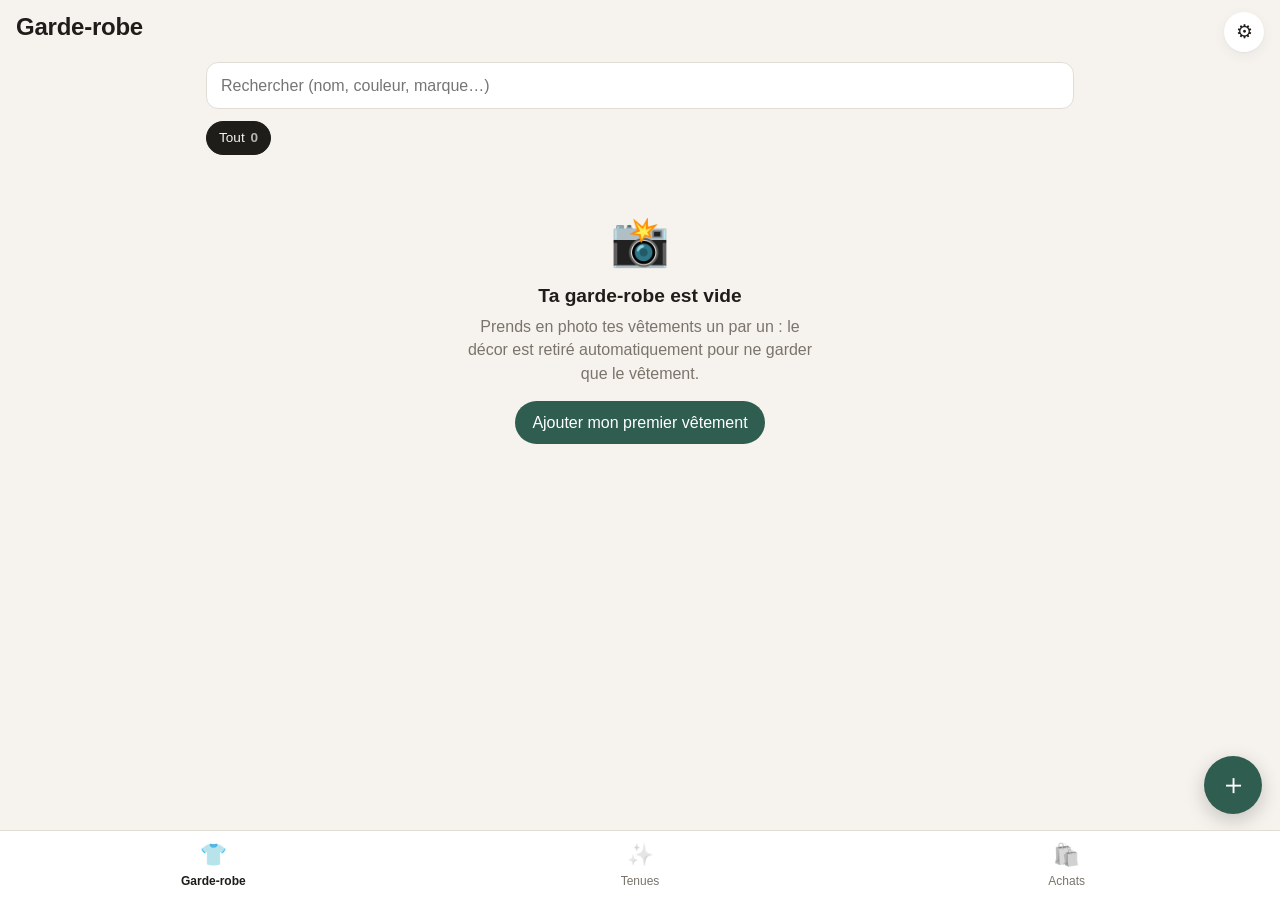
<file: index.html>
<!doctype html>
<html lang="fr">
<head>
  <meta charset="utf-8">
  <meta name="viewport" content="width=device-width, initial-scale=1, viewport-fit=cover">
  <title>Ma Garde-robe</title>
  <meta name="theme-color" content="#1f1d1a">
  <meta name="apple-mobile-web-app-capable" content="yes">
  <meta name="apple-mobile-web-app-status-bar-style" content="black-translucent">
  <link rel="manifest" href="manifest.webmanifest">
  <link rel="icon" href="icons/icon.svg" type="image/svg+xml">
  <link rel="apple-touch-icon" href="icons/icon.svg">
  <link rel="stylesheet" href="css/style.css">
</head>
<body>
  <header class="topbar">
    <h1 id="view-title">Garde-robe</h1>
    <button class="icon-btn" id="btn-settings" aria-label="Réglages">⚙︎</button>
  </header>

  <main id="view"></main>

  <nav class="tabbar">
    <button data-tab="wardrobe" class="active"><span>👕</span>Garde-robe</button>
    <button data-tab="outfits"><span>✨</span>Tenues</button>
    <button data-tab="shopping"><span>🛍️</span>Achats</button>
  </nav>

  <dialog id="modal"><div id="modal-body"></div></dialog>
  <div id="toast" role="status" aria-live="polite"></div>

  <script type="module" src="js/app.js"></script>
</body>
</html>
</file>
<file: css/style.css>
:root {
  --bg: #f6f3ee;
  --surface: #ffffff;
  --surface-2: #efebe4;
  --text: #1f1d1a;
  --muted: #7a746b;
  --line: #e2ddd4;
  --accent: #2f5d50;
  --accent-text: #ffffff;
  --danger: #b4443a;
  --warn: #9a6a12;
  --thumb-bg: #f1eee8;
  --radius: 16px;
  --shadow: 0 1px 2px rgba(0,0,0,.05), 0 4px 14px rgba(0,0,0,.05);
  color-scheme: light;
}
@media (prefers-color-scheme: dark) {
  :root:not([data-theme="light"]) {
    --bg: #151412; --surface: #1f1d1a; --surface-2: #2a2723; --text: #f1ede6; --muted: #a39c91;
    --line: #34302b; --accent: #7fc0a9; --accent-text: #10201b; --danger: #e47a6f; --warn: #e2b155;
    --thumb-bg: #2a2723; --shadow: 0 1px 2px rgba(0,0,0,.3); color-scheme: dark;
  }
}
:root[data-theme="dark"] {
  --bg: #151412; --surface: #1f1d1a; --surface-2: #2a2723; --text: #f1ede6; --muted: #a39c91;
  --line: #34302b; --accent: #7fc0a9; --accent-text: #10201b; --danger: #e47a6f; --warn: #e2b155;
  --thumb-bg: #2a2723; --shadow: 0 1px 2px rgba(0,0,0,.3); color-scheme: dark;
}

* { box-sizing: border-box; }
html, body { margin: 0; }
body {
  font: 16px/1.45 -apple-system, BlinkMacSystemFont, "Segoe UI", Roboto, sans-serif;
  background: var(--bg); color: var(--text);
  padding-bottom: calc(76px + env(safe-area-inset-bottom));
  -webkit-tap-highlight-color: transparent;
  overflow-x: hidden;
}
h1, h2, h3 { margin: 0 0 .4em; line-height: 1.2; }
h1 { font-size: 1.5rem; letter-spacing: -.01em; }
h2 { font-size: 1.2rem; }
h3 { font-size: 1rem; }
p { margin: .4em 0; }
img { display: block; max-width: 100%; }
button, input, select, textarea { font: inherit; color: inherit; }

.topbar {
  position: sticky; top: 0; z-index: 10;
  display: flex; align-items: center; justify-content: space-between;
  padding: calc(12px + env(safe-area-inset-top)) 16px 10px;
  background: color-mix(in srgb, var(--bg) 88%, transparent);
  backdrop-filter: blur(12px); -webkit-backdrop-filter: blur(12px);
}
.icon-btn { border: 0; background: var(--surface); width: 40px; height: 40px; border-radius: 50%; font-size: 1.2rem; box-shadow: var(--shadow); cursor: pointer; }

main { padding: 0 16px 16px; max-width: 900px; margin: 0 auto; }

.tabbar {
  position: fixed; bottom: 0; left: 0; right: 0; z-index: 20;
  display: flex; background: var(--surface); border-top: 1px solid var(--line);
  padding-bottom: env(safe-area-inset-bottom);
}
.tabbar button {
  flex: 1; border: 0; background: none; padding: 8px 0 10px; font-size: .75rem; color: var(--muted);
  display: flex; flex-direction: column; align-items: center; gap: 2px; cursor: pointer;
}
.tabbar button span { font-size: 1.35rem; filter: grayscale(1); opacity: .6; }
.tabbar button.active { color: var(--text); font-weight: 600; }
.tabbar button.active span { filter: none; opacity: 1; }

/* Boutons */
.btn {
  display: inline-flex; align-items: center; justify-content: center; gap: 6px;
  border: 1px solid var(--line); background: var(--surface); border-radius: 999px;
  padding: 9px 16px; cursor: pointer; text-decoration: none; font-weight: 500; white-space: nowrap;
}
.btn.primary { background: var(--accent); color: var(--accent-text); border-color: transparent; }
.btn.danger { color: var(--danger); }
.btn.ghost { background: transparent; border-color: transparent; color: var(--muted); }
.btn.small { padding: 6px 12px; font-size: .85rem; }
.btn.big { width: 100%; padding: 14px; font-size: 1rem; }
.btn:disabled { opacity: .6; }
.fab {
  position: fixed; right: 18px; bottom: calc(86px + env(safe-area-inset-bottom)); z-index: 15;
  width: 58px; height: 58px; border-radius: 50%; border: 0; font-size: 1.8rem;
  background: var(--accent); color: var(--accent-text); box-shadow: 0 6px 20px rgba(0,0,0,.2); cursor: pointer;
}

/* Filtres */
.toolbar input[type=search] {
  width: 100%; padding: 11px 14px; border-radius: 12px; border: 1px solid var(--line); background: var(--surface);
}
.chips { display: flex; gap: 8px; overflow-x: auto; padding: 12px 0; scrollbar-width: none; }
.chips::-webkit-scrollbar { display: none; }
.chips.wrap { flex-wrap: wrap; overflow: visible; padding: 4px 0; }
.chip {
  flex: none; border: 1px solid var(--line); background: var(--surface); border-radius: 999px;
  padding: 6px 12px; font-size: .85rem; cursor: pointer; white-space: nowrap;
}
.chips.wrap .chip { white-space: normal; text-align: left; }
.chip b { color: var(--muted); font-weight: 600; margin-left: 2px; }
.chip.on { background: var(--text); color: var(--bg); border-color: var(--text); }
.chip.on b { color: inherit; opacity: .7; }

/* Grilles */
.grid { display: grid; grid-template-columns: repeat(auto-fill, minmax(140px, 1fr)); gap: 12px; }
.grid.small-grid { grid-template-columns: repeat(auto-fill, minmax(96px, 1fr)); gap: 8px; margin: 12px 0; }
.grid.picker { grid-template-columns: repeat(auto-fill, minmax(96px, 1fr)); gap: 8px; }
.card {
  position: relative; border: 0; padding: 0; text-align: left; background: var(--surface);
  border-radius: var(--radius); overflow: hidden; box-shadow: var(--shadow); cursor: pointer;
  display: flex; flex-direction: column; min-width: 0;
}
.card .thumb { aspect-ratio: 1; background: var(--thumb-bg); display: grid; place-items: center; padding: 10px; }
.card .thumb img { width: 100%; height: 100%; object-fit: contain; }
.card-label { padding: 8px 10px 2px; font-size: .88rem; font-weight: 500; overflow: hidden; text-overflow: ellipsis; white-space: nowrap; }
.card-sub { padding: 0 10px 8px; font-size: .78rem; color: var(--muted); }
.item-card .card-label { padding-bottom: 10px; }
.card.selected { outline: 3px solid var(--accent); }
.check-badge { position: absolute; top: 6px; right: 6px; width: 24px; height: 24px; border-radius: 50%; background: var(--accent); color: var(--accent-text); display: grid; place-items: center; font-size: .8rem; }
.ph { font-size: 2.4rem; opacity: .5; }
.ph.big { font-size: 5rem; }

/* Collage de tenue */
.collage { display: grid; gap: 4px; background: var(--thumb-bg); padding: 8px; aspect-ratio: 1; grid-template-columns: 1fr 1fr; grid-auto-rows: 1fr; }
.collage.n1 { grid-template-columns: 1fr; }
.collage.n5, .collage.n6 { grid-template-columns: 1fr 1fr 1fr; }
.collage .cell { display: grid; place-items: center; min-height: 0; min-width: 0; }
.collage .cell img { width: 100%; height: 100%; object-fit: contain; }
.collage .ph { font-size: 1.6rem; }
.collage.large { border-radius: var(--radius); aspect-ratio: 4/3; max-height: 420px; width: 100%; }
.empty-collage { display: grid; place-items: center; font-size: 2rem; color: var(--muted); }

.daily { background: var(--surface); border-radius: 20px; padding: 16px; box-shadow: var(--shadow); margin: 8px 0 20px; }
.daily-head { display: flex; justify-content: space-between; align-items: center; }
.section-title { margin-top: 8px; }

/* Achats */
.segmented { display: flex; background: var(--surface-2); border-radius: 12px; padding: 4px; margin: 4px 0 14px; }
.segmented button { flex: 1; border: 0; background: none; padding: 8px 4px; border-radius: 9px; font-size: .85rem; cursor: pointer; color: var(--muted); }
.segmented button.on { background: var(--surface); color: var(--text); font-weight: 600; box-shadow: var(--shadow); }
.products { display: grid; gap: 12px; grid-template-columns: repeat(auto-fill, minmax(min(100%, 340px), 1fr)); }
.product { display: flex; gap: 12px; background: var(--surface); border-radius: var(--radius); padding: 10px; box-shadow: var(--shadow); min-width: 0; }
.p-img { flex: none; width: 96px; height: 96px; border-radius: 12px; background: var(--thumb-bg); display: grid; place-items: center; overflow: hidden; }
.p-img img { width: 100%; height: 100%; object-fit: cover; }
.p-body { min-width: 0; flex: 1; display: flex; flex-direction: column; }
.p-name { font-weight: 600; font-size: .95rem; }
.p-meta { color: var(--muted); font-size: .85rem; }
.p-why { font-size: .85rem; margin: 4px 0; }
.p-actions { display: flex; flex-wrap: wrap; gap: 6px; margin-top: auto; padding-top: 6px; }
.advice { background: var(--surface); border-left: 4px solid var(--accent); border-radius: 12px; padding: 12px 14px; margin-bottom: 14px; font-size: .92rem; }
.card-pad { background: var(--surface); border-radius: var(--radius); padding: 14px; box-shadow: var(--shadow); margin-bottom: 16px; }
details.bought { margin-top: 20px; }
details.bought summary { cursor: pointer; color: var(--muted); margin-bottom: 10px; }

/* Formulaires */
.form { display: flex; flex-direction: column; gap: 12px; }
.form label { display: flex; flex-direction: column; gap: 4px; font-size: .85rem; color: var(--muted); }
.form input:not([type=checkbox]):not([type=file]), .form select, .form textarea {
  padding: 11px 12px; border-radius: 10px; border: 1px solid var(--line); background: var(--bg); color: var(--text); font-size: 1rem; width: 100%;
}
.form .row { display: flex; gap: 10px; }
.form .row > * { flex: 1; min-width: 0; }
fieldset { border: 1px solid var(--line); border-radius: 10px; padding: 8px 12px; margin: 0; }
legend { font-size: .85rem; color: var(--muted); padding: 0 4px; }
.checks { display: flex; flex-wrap: wrap; gap: 6px 14px; }
.form label.check { flex-direction: row; align-items: center; color: var(--text); font-size: .95rem; }
.switch { display: flex; align-items: center; gap: 8px; margin: 14px 0 6px; }
.photo-actions { display: flex; flex-direction: column; gap: 10px; margin: 16px 0 4px; }
.sticky-bottom { position: sticky; bottom: 0; box-shadow: 0 -8px 16px var(--surface); }

/* Modale */
dialog {
  border: 0; padding: 0; background: var(--surface); color: var(--text);
  width: min(100vw, 560px); max-width: 100vw; max-height: 92vh; border-radius: 22px 22px 0 0;
  margin: auto auto 0; box-shadow: 0 -10px 40px rgba(0,0,0,.25);
}
@media (min-width: 640px) { dialog { margin: auto; border-radius: 22px; } }
dialog::backdrop { background: rgba(0,0,0,.45); }
#modal-body { padding: 20px 16px calc(20px + env(safe-area-inset-bottom)); max-height: 92vh; overflow-y: auto; position: relative; }
.modal-close { position: sticky; top: 0; float: right; z-index: 2; border: 0; background: var(--surface-2); width: 34px; height: 34px; border-radius: 50%; cursor: pointer; }
.preview { background: var(--thumb-bg); border-radius: var(--radius); padding: 12px; margin-bottom: 8px; }
.preview img { max-height: 280px; margin: 0 auto; object-fit: contain; }
.preview.none { display: none; }
.detail-img { background: var(--thumb-bg); border-radius: var(--radius); padding: 16px; margin-bottom: 14px; display: grid; place-items: center; min-height: 160px; }
.detail-img img { max-height: 340px; object-fit: contain; }
.actions { display: flex; flex-wrap: wrap; gap: 8px; margin-top: 14px; }
.tags { display: flex; flex-wrap: wrap; gap: 6px; margin: 8px 0; }
.tag { background: var(--surface-2); border-radius: 999px; padding: 3px 10px; font-size: .78rem; }
.tag.ok { background: color-mix(in srgb, var(--accent) 20%, transparent); }
.settings-block { border-top: 1px solid var(--line); padding: 14px 0; }
.settings-block:first-of-type { border-top: 0; }
.settings-block .btn { margin-bottom: 4px; }

/* Divers */
.muted { color: var(--muted); }
.small { font-size: .85rem; }
.center { text-align: center; padding: 24px 8px; }
.warn { color: var(--warn); }
.empty { text-align: center; padding: 40px 16px; }
.empty-icon { font-size: 3rem; margin-bottom: 8px; }
.empty p { color: var(--muted); max-width: 360px; margin: 0 auto 16px; }
.processing { text-align: center; padding: 40px 10px; }
.spinner { width: 42px; height: 42px; border-radius: 50%; border: 4px solid var(--line); border-top-color: var(--accent); margin: 0 auto 14px; animation: spin 0.9s linear infinite; }
@keyframes spin { to { transform: rotate(360deg); } }
#toast {
  position: fixed; left: 50%; bottom: calc(150px + env(safe-area-inset-bottom)); transform: translate(-50%, 20px);
  background: var(--text); color: var(--bg); padding: 10px 18px; border-radius: 999px; font-size: .9rem;
  opacity: 0; pointer-events: none; transition: .25s; z-index: 1000; max-width: calc(100vw - 32px); text-align: center;
}
#toast.show { opacity: 1; transform: translate(-50%, 0); }
</file>
